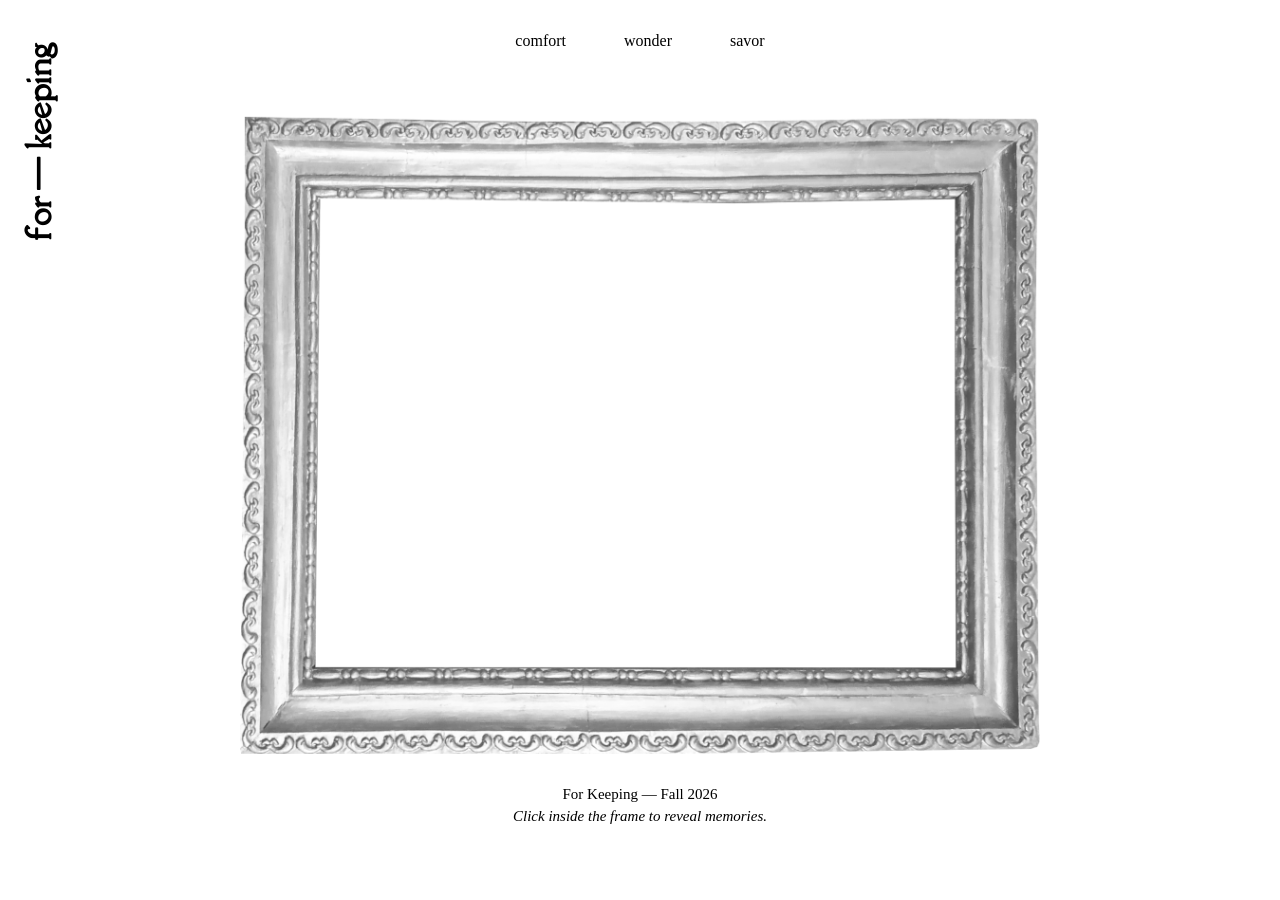
<file: index.html>
<!DOCTYPE html>
<html lang="en">
  <head>
    <meta charset="UTF-8" />
    <meta name="viewport" content="width=device-width, initial-scale=1.0" />

    <!-- title -->
    <title>for keeping</title>

    <!-- Link to CSS -->
    <link rel="stylesheet" href="css/style.css" />

    <!-- JAVASCRIPT FOR HAMBURGER MENU -->
    <script>
      document.addEventListener('DOMContentLoaded', function() {
        var hamburger = document.querySelector('.mobile-menu');
        hamburger.addEventListener('click', toggleShow);
      });

      function toggleShow() {
        var menu = document.getElementById('menu');
        menu.classList.toggle('show');
      }
    </script>
  </head>

  <!-- class="home" identifies the homepage -->
  <body class="home">

    <!-- header wraps the title, hamburger, and nav -->
    <header>

      <h1><a href="index.html">for &mdash; keeping</a></h1>

      <!-- hamburger menu should only show up on iPad and mobile -->
      <span class="mobile-menu">&#8801;</span>

      <nav>
        <!-- id="menu" so that JS can find the menu and add/remove "show" -->
        <ul id="menu">
          <li><a href="comfort.html">comfort</a></li>
          <li><a href="wonder.html">wonder</a></li>
          <li><a href="savor.html">savor</a></li>
        </ul>
      </nav>

    </header>

    <!-- container for the sketch and frame (desktop and iPad only) -->
    <div class="sketch-frame">

      <!-- p5.js sketch -->
      <iframe
        src="https://editor.p5js.org/seumantha/full/aXBNWXtNt"
        width="1000"
        height="800"
        frameborder="0"
        scrolling="no">
      </iframe>

      <!-- picture frame overlay -->
      <img
        src="img/frame.png"
        alt="silver frame"
        class="frame-overlay"
      >

    </div>

    <!-- framed homepage image (mobile only) -->
    <div class="mobile-home-frame">

      <!-- homepage image -->
      <img src="img/mobileHomePageImage.jpg" alt="for keeping - home page" class="homepage-img" />

      <!-- gold frame layered over the homepage image -->
      <img
        src="img/frame.png"
        alt=""
        class="mobile-frame-overlay"/>
    </div>

   <div class="frame-caption">
   <p>
      <span>For Keeping &mdash; Fall 2026</span>
      <span class="desktopTablet" ><em>Click inside the frame to reveal memories.</em> </span>
      <span class="mobile" ><em>Image: Fluffy McCloud's banana split.</em></span>
   </p>
</div>

  </body>
</html>
</file>
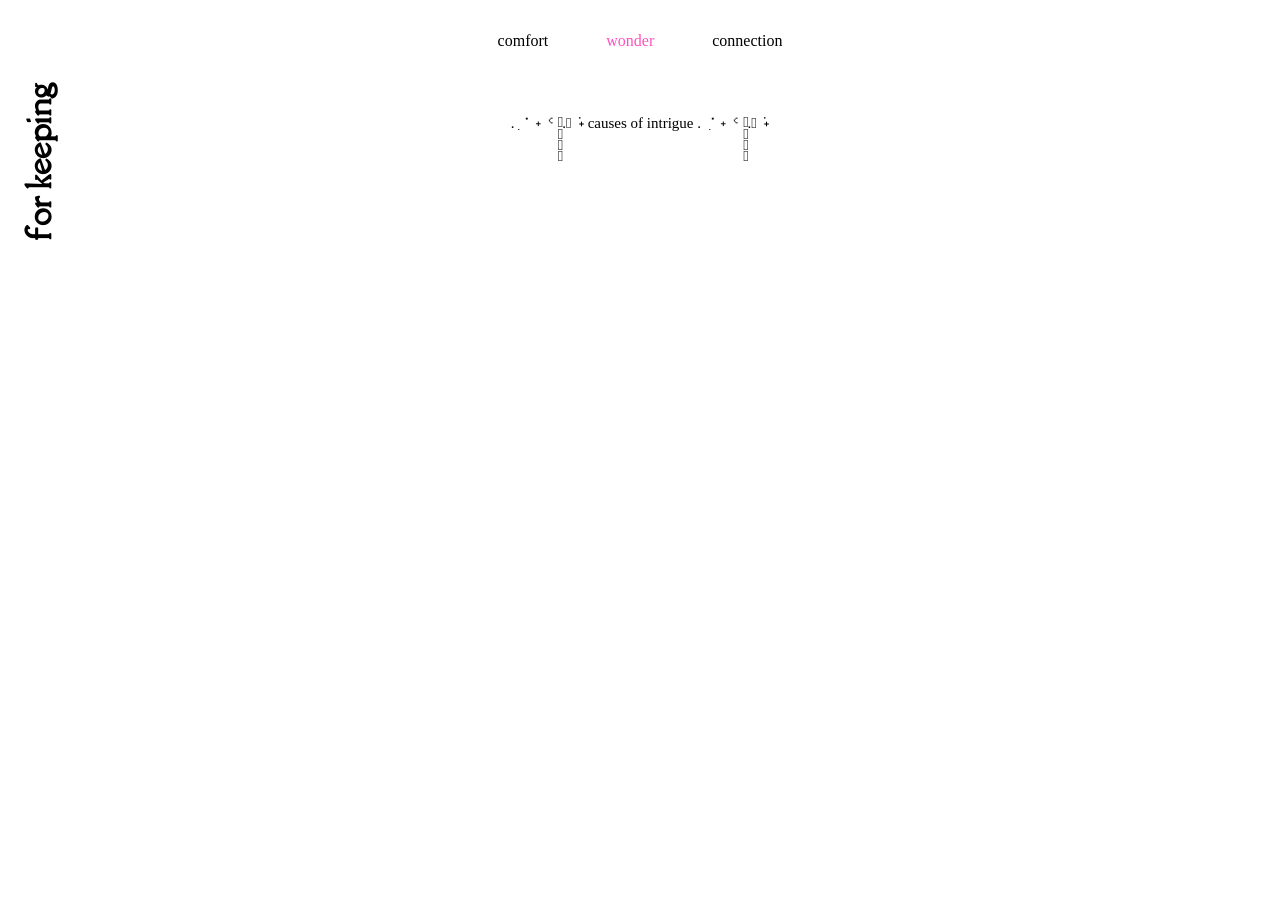
<file: 2 wonder.html>
<!DOCTYPE html>
<html lang="en">
  <head>
    <!-- title -->
    <title>for keeping - wonder</title>

    <!-- Link to CSS -->
    <link rel="stylesheet" href="css/style.css" />

    <meta charset="UTF-8" />
    <meta name="viewport" content="width=device-width, initial-scale=1.0" />

    <!-- JAVASCRIPT FOR HAMBURGER MENU -->
    <script>
      document.addEventListener('DOMContentLoaded', function() {
        var hamburger = document.querySelector('.mobile-menu');
        hamburger.addEventListener('click', toggleShow);
      });

      function toggleShow() {
        var menu = document.getElementById('menu');
        menu.classList.toggle('show');
      }
    </script>
  </head>

  <body>

    <header>
      <h1><a href="index.html">for keeping</a></h1>

      <!-- Hamburger menu for tablet/mobile -->
      <span class="mobile-menu">&#8801;</span>

      <nav>
        <ul id="menu">
          <li><a href="1 comfort.html">comfort</a></li>
          <li><a href="2 wonder.html" class="active">wonder</a></li>
          <li><a href="3 connection.html">connection</a></li>
        </ul>
      </nav>
    </header>

    <main>
      <!-- Wonder content goes here -->

          <!-- Page heading -->
    <h3>   . ִ ་ ˖  ʿ  ִֶָ ׄ.𖥔 ݁ ˖ causes of intrigue   . ִ ་ ˖  ʿ  ִֶָ ׄ.𖥔 ݁ ˖ </h3>
    </main>

  </body>
</html>
</file>
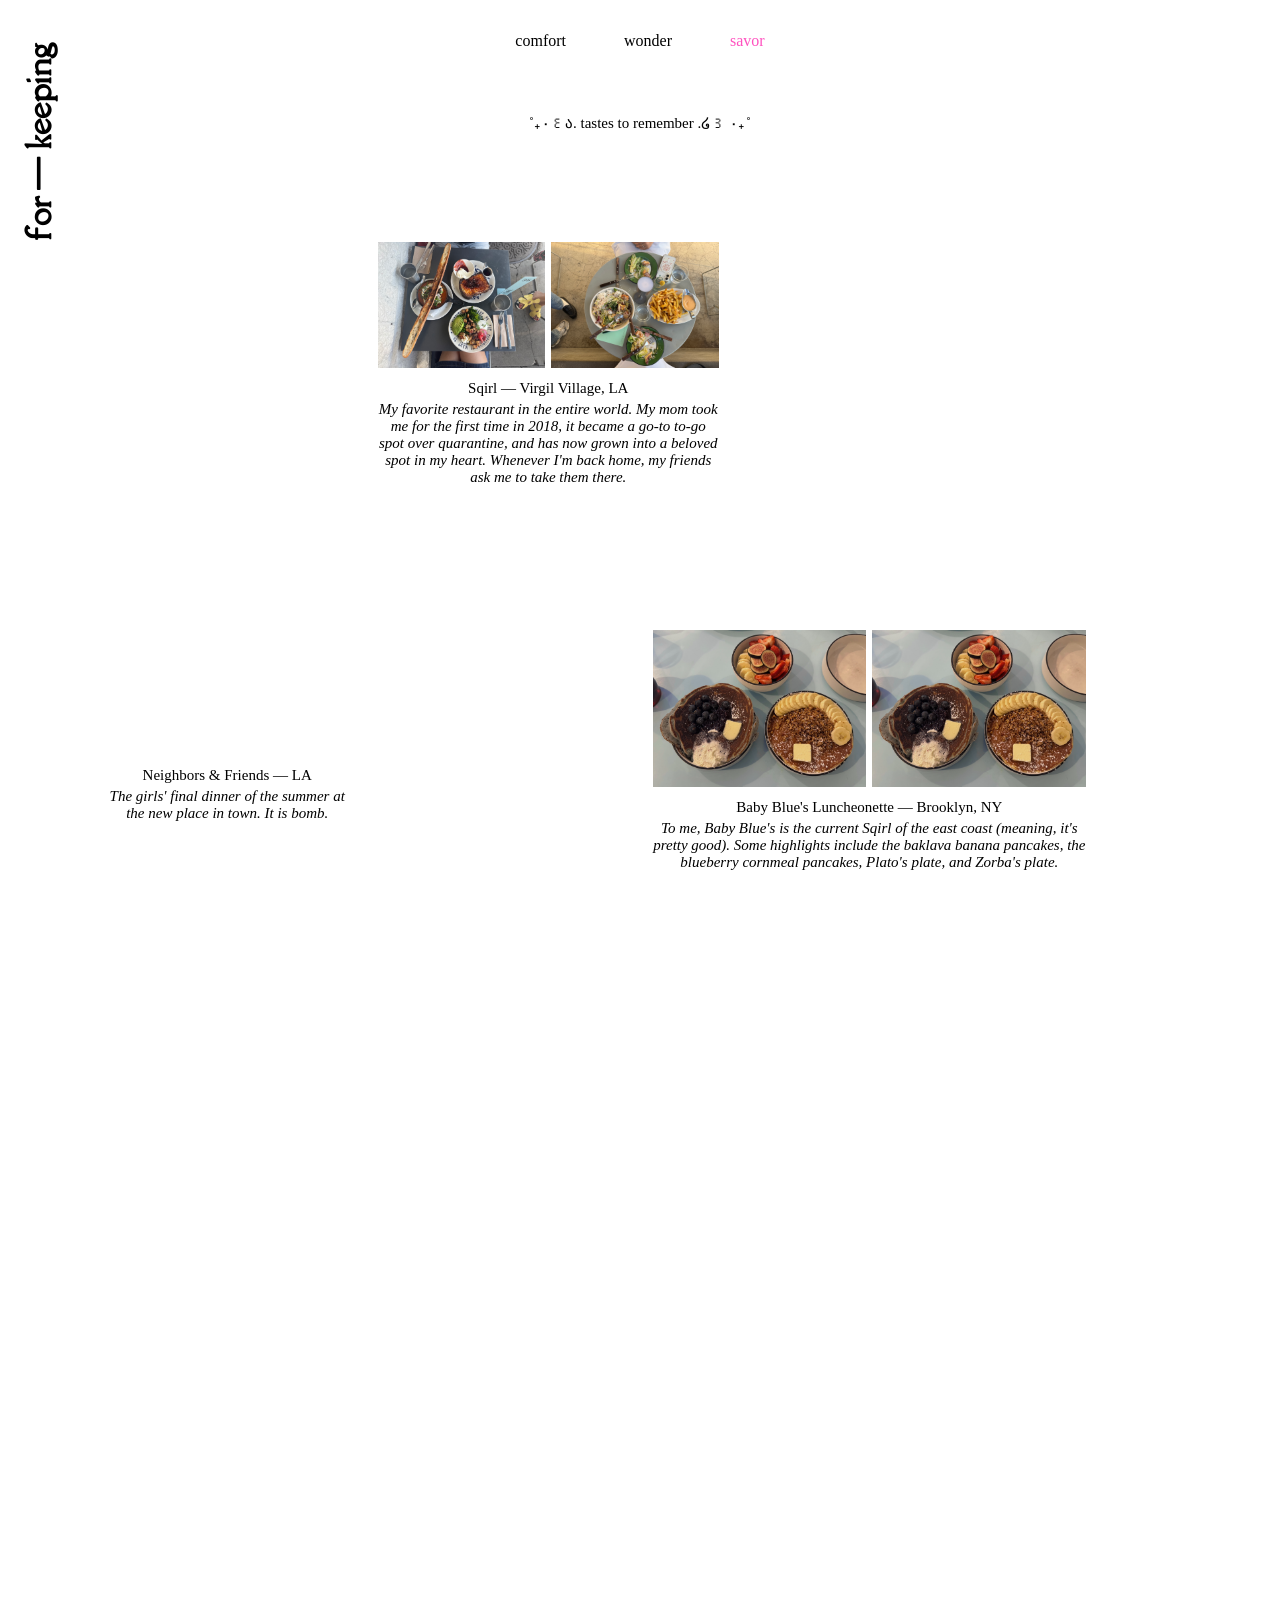
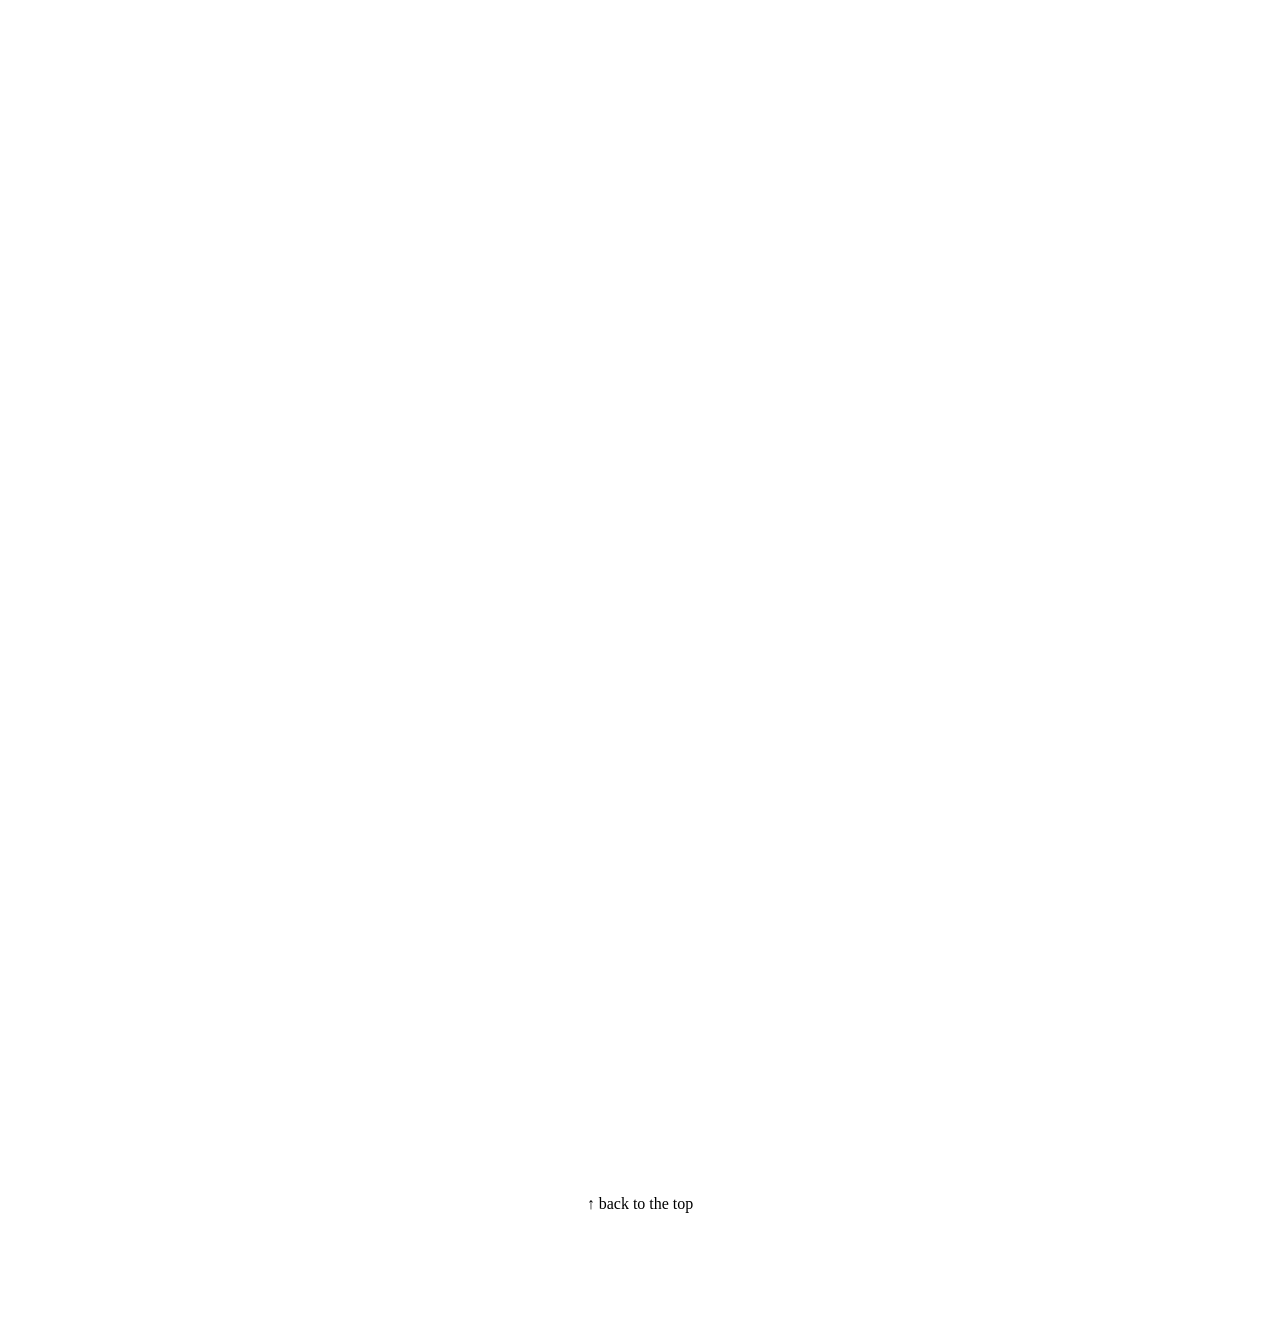
<file: savor.html>
<!DOCTYPE html>
<html lang="en">
  <head>

<link rel="stylesheet" href="css/fade.css" />
<script src="js/fade.js" defer></script>

    <meta charset="UTF-8" />
    <meta name="viewport" content="width=device-width, initial-scale=1.0" />

    <!-- title -->
    <title>for keeping - savor</title>

    <!-- Link to CSS -->
    <link rel="stylesheet" href="css/style.css" />

    <!-- JAVASCRIPT FOR HAMBURGER MENU -->
    <script>
      document.addEventListener('DOMContentLoaded', function() {
        var hamburger = document.querySelector('.mobile-menu');
        hamburger.addEventListener('click', toggleShow);
      });

      function toggleShow() {
        var menu = document.getElementById('menu');
        menu.classList.toggle('show');
      }
    </script>
  </head>

<body id="top">
    <header>
  <!-- Website title links back to the homepage -->
  <h1><a href="index.html">for &mdash; keeping</a></h1>

      <!-- Hamburger menu for tablet/mobile -->
      <span class="mobile-menu">&#8801;</span>

      <nav>
        <ul id="menu">
          <li><a href="comfort.html">comfort</a></li>
          <li><a href="wonder.html">wonder</a></li>
          <li><a href="savor.html" class="active">savor</a></li>
        </ul>
      </nav>
    </header>

    <main>

      <h3>˚₊‧꒰ა. tastes to remember .໒꒱ ‧₊˚</h3>

  <!-- fluffys -->
  <div class="memory fluffys">
    <div class="memory-photos">
      <img src="./img/savor/fluffys.JPG" alt="fluffy's ice cream shop interior" />
      <video autoplay muted loop playsinline>
        <source src="./img/savor/fluffys.mp4" type="video/mp4">
      </video>
    </div>
    <p class="memory-caption">
      <span class="memory-title">Fluffy McCloud's &mdash; Echo Park, LA</span>
      <em>Our go-to ice cream shop &mdash; a banana split when we're all home for break is a must. Recommended flavors include:
        cookies & cream, strawberry swan, rainwater sherbet, thelma vanilla, pistachiyoyoyoyo, & coffee.
      </em>
    </p>
  </div>

  <!-- sqirl -->
   <div class="memory sqirl">
    <div class="memory-photos">
      <img src="./img/savor/SqirlBrunch.JPG" alt="sqirl brunch" />
      <img src="./img/savor/SqirlDinner.JPG" alt="sqirl dinner" />
    </div>
    <p class="memory-caption">
      <span class="memory-title">Sqirl &mdash; Virgil Village, LA</span>
      <em>My favorite restaurant in the entire world. My mom 
        took me for the first time in 2018, it became a go-to to-go 
        spot over quarantine, and has now grown into a beloved spot 
        in my heart. Whenever I'm back home, my friends ask me to take them
        there.
      </em>
    </p>
   </div>

    <div class="memory neighbors">
    <div class="memory-photos">
      <video autoplay muted loop playsinline>
        <source src="./img/savor/neighborsAndFriends.mp4" type="video/mp4">
      </video>
    </div>
        <p class="memory-caption">
      <span class="memory-title">Neighbors & Friends &mdash; LA</span>
      <em>The girls' final dinner of the summer at the new place in town. It is bomb.
      </em>
    </p>
  </div>

   <!-- baby blues -->
    <div class="memory babyblues">
      <div class="memory-photos">
        <img src="./img/savor/babyBluesSweet.jpg" alt="baby blue's pancakes" />
        <img src="./img/savor/babyBluesSweet.jpg" alt="baby blue's greek plates" />
      </div>
      <p class="memory-caption">
        <span class="memory-title">Baby Blue's Luncheonette &mdash; Brooklyn, NY</span>
        <em>To me, Baby Blue's is the current Sqirl of the east coast (meaning, it's 
          pretty good). Some highlights include the baklava banana pancakes, the 
          blueberry cornmeal pancakes, Plato's plate, and Zorba's plate.</em>
      </p>
    </div>

    <!-- commerce inn -->
     <div class="memory commerceInn">
      <div class="memory-photos">
        <img src="./img/savor/commerceInnOne.JPG" alt="the most perfect pancake" />
        <img src="./img/savor/commerceInnDinner.JPG" alt="dinner table" />
        <img src="./img/savor/commerceInnDessert.JPG" alt="dessert table" />
      </div>
      <p class="memory-caption">
        <span class="memory-title">Commerce Inn &mdash; West Village, NY</span>
        <em>My family and I went here twice in one day the first time 
          we tried it...that's how good it was. Their pancakses are dare I 
          say some of the best in the city, and their evening service lives up to that 
          statement as well.
        </em>
      </p>
     </div>

     <!-- la cantine -->
      <div class="memory lacantine">
        <div class="memory-photos">
          <img src="./img/savor/laCantine.JPG" alt="dinner table" />
          <img src="./img/savor/laCantineKaiya.JPG" alt="kaiya at dinner" />
        </div>
        <p class="memory-caption">
          <span class="memory-title">La Cantine &mdash; Bushwick</span>
          <em>Kaiya and I found this place via Instagram. They post their 
            menu on social media almost daily, so you have to act quick. What 
            initially got us hooked was their many rotating variations of 
            tiramisu &mdash; our favorite so far might be the earl grey and lemon version.
          </em>
        </p>
      </div>

<!-- gem home -->
 <div class="memory gemHome">
  <div class="memory-photos">
    <img src="./img/savor/GemHome1.JPG" alt="breakfast plate" />
    <img src="./img/savor/GemHome2.JPG" alt="a seat by the window" />
  </div>
  <p class="memory-caption">Gem Home &mdash; Nolita, NY</p>
  <em>Scandinavian cafe in lower Manhattan; also the first place I found 
    Sqirl jam in the city. It holds a dear place in my heart for that reason, 
    though the prices are a bit egregious.
  </em>
 </div>


    </main>
<a href="#top" class="back-to-top">↑ back to the top</a>
  </body>
</html>
</file>
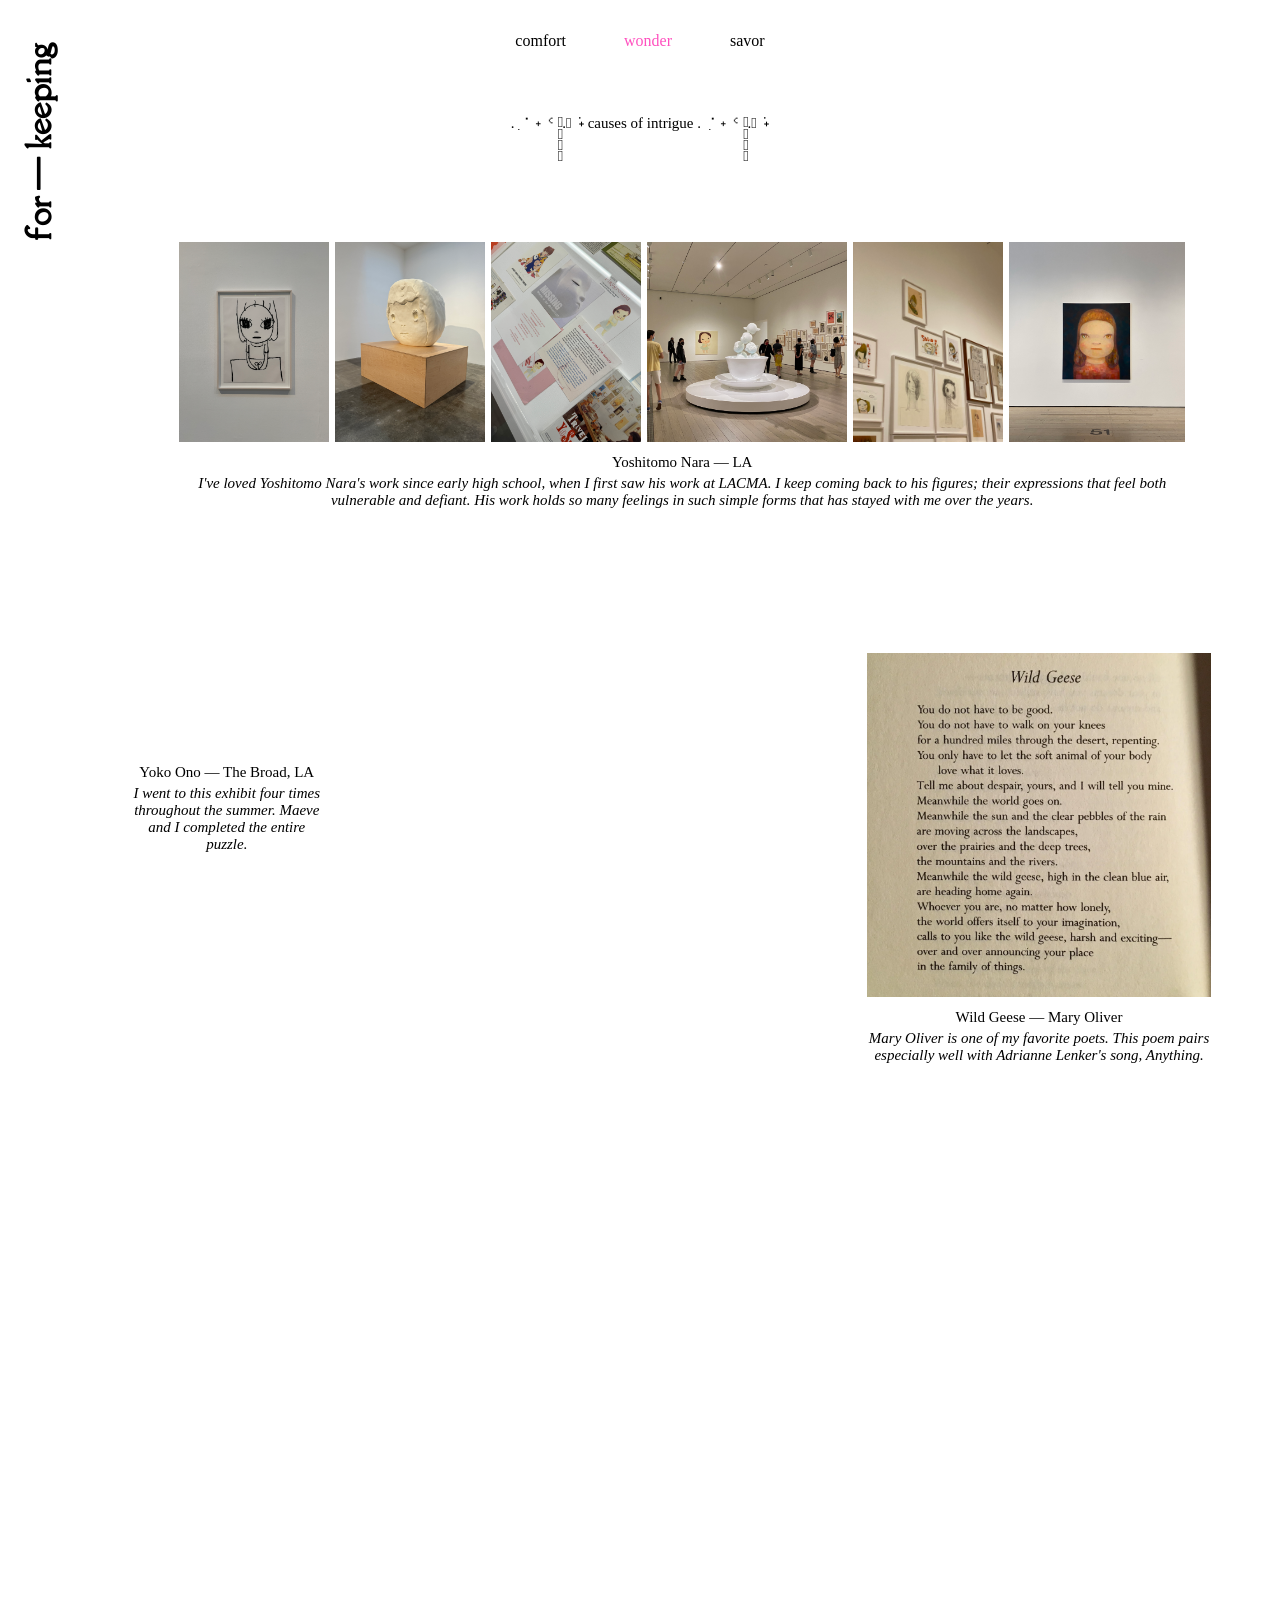
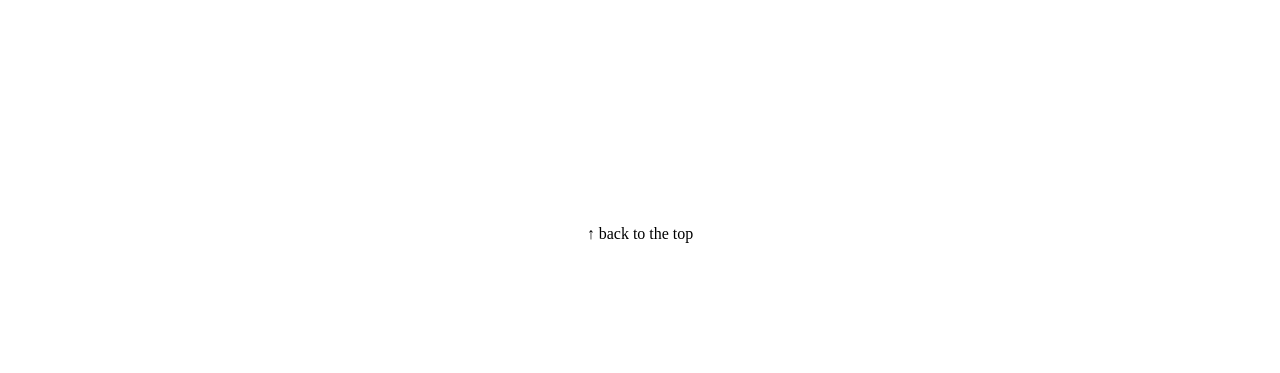
<file: wonder.html>
<!DOCTYPE html>
<html lang="en">
  <head>

    <link rel="stylesheet" href="css/fade.css" />
    <script src="js/fade.js" defer></script>

    <meta charset="UTF-8" />
    <meta name="viewport" content="width=device-width, initial-scale=1.0" />

    <!-- title -->
    <title>for keeping - wonder</title>

    <!-- Link to CSS -->
    <link rel="stylesheet" href="css/style.css" />

    <!-- JAVASCRIPT FOR HAMBURGER MENU -->
    <script>
      document.addEventListener('DOMContentLoaded', function() {
        var hamburger = document.querySelector('.mobile-menu');
        hamburger.addEventListener('click', toggleShow);
      });

      function toggleShow() {
        var menu = document.getElementById('menu');
        menu.classList.toggle('show');
      }
    </script>



  </head>

<body id="top">

    <header>
      <!-- Website title links back to the homepage -->
      <h1><a href="index.html">for &mdash; keeping</a></h1>

      <!-- Hamburger menu for tablet/mobile -->
      <span class="mobile-menu">&#8801;</span>

      <nav>
        <ul id="menu">
          <li><a href="comfort.html">comfort</a></li>
          <li><a href="wonder.html" class="active">wonder</a></li>
          <li><a href="savor.html">savor</a></li>
        </ul>
      </nav>
    </header>

    <main>
      <!-- Page heading -->
      <h3>. ִ ་ ˖ ʿ ִֶָ ׄ.𖥔 ݁ ˖ causes of intrigue . ִ ་ ˖ ʿ ִֶָ ׄ.𖥔 ݁ ˖</h3>

      <!-- Wonder content goes here -->

      <!-- nara -->
      <div class="memory nara">
        <div class="memory-photos">
          <img src="./img/wonder/nara1.JPG" alt="nara sketch" />
          <img src="./img/wonder/nara2.JPG" alt="" />
          <img src="./img/wonder/nara3.JPG" alt="" />
          <img src="./img/wonder/nara4.jpg" alt="" />
          <img src="./img/wonder/nara5.JPG" alt="" />
          <img src="./img/wonder/nara6.jpg" alt="" />
        </div>
        <p class="memory-caption">
          <span class="memory-title">Yoshitomo Nara &mdash; LA</span>
          <em>I've loved Yoshitomo Nara's work since early high school, 
            when I first saw his work at LACMA. 
            I keep coming back to his figures; their expressions that feel both vulnerable and defiant. 
            His work holds so many feelings in such simple forms that has stayed with me over the years.
          </em>
        </p>
      </div>

            <!-- wild geese -->
      <div class="memory geese">
        <div class="memory-photos">
          <img src="./img/wonder/wildgeese.webp" alt="wild geese" />
        </div>
        <p class="memory-caption">
          <span class="memory-title">Wild Geese &mdash; Mary Oliver</span>
          <em>Mary Oliver is one of my favorite poets. This poem pairs 
            especially well with Adrianne Lenker's song, Anything.
          </em>
        </p>
      </div>

        <!-- yoko -->
  <div class="memory yoko">
    <div class="memory-photos">
<video autoplay muted loop playsinline>
  <source src="./img/wonder/yoko.mp4" type="video/mp4" />
</video>
    </div>
    <p class="memory-caption">
      <span class="memory-title">Yoko Ono &mdash; The Broad, LA</span>
      <em>I went to this exhibit four times throughout the summer. Maeve 
        and I completed the entire puzzle.
      </em>
    </p>
  </div>



      <!-- stephenson  -->

     <div class="memory stephenson">
        <div class="memory-photos">
          <img src="./img/wonder/stephenson.jpg" alt="nara sketch" />
          <img src="./img/wonder/stephenson2.JPG" alt="" />
          <img src="./img/wonder/stephenson3.jpg" alt="" />
        </div>
        <p class="memory-caption">
          <span class="memory-title">Meghann Stephenson &mdash; NYC</span>
          <em>Meghann Stephenson recently exhibited her work in a small gallery next to 
            the place I lived last year. It's sweet to discover an artist's work in a space 
            so close to somewhere I already knew so well. Some of these photos were taken by
             my friend Avery.</em>
        </p>
      </div>

      <div class="memory moma">
        <div class="memory-photos">
<video autoplay muted loop playsinline>
  <source src="./img/wonder/moma.mp4" type="video/mp4" />
</video>
    </div>
    <p class="memory-caption">
      <span class="memory-title">Empire (2014) &mdash; MoMA, NYC</span>
      <em>A beautiful omage to the city. This piece was created by pseudonym artist 
        Lutz Bacher.
      </em>
    </p>
  </div>






      <!-- good will hunting,  -->
      <!-- little women -->
      <!-- yoshitomo nara -->
      <!-- suea -->
      <!-- mary oliver poem -->
    </main>


    <a href="#top" class="back-to-top">↑ back to the top</a>
  </body>
</html>
</file>
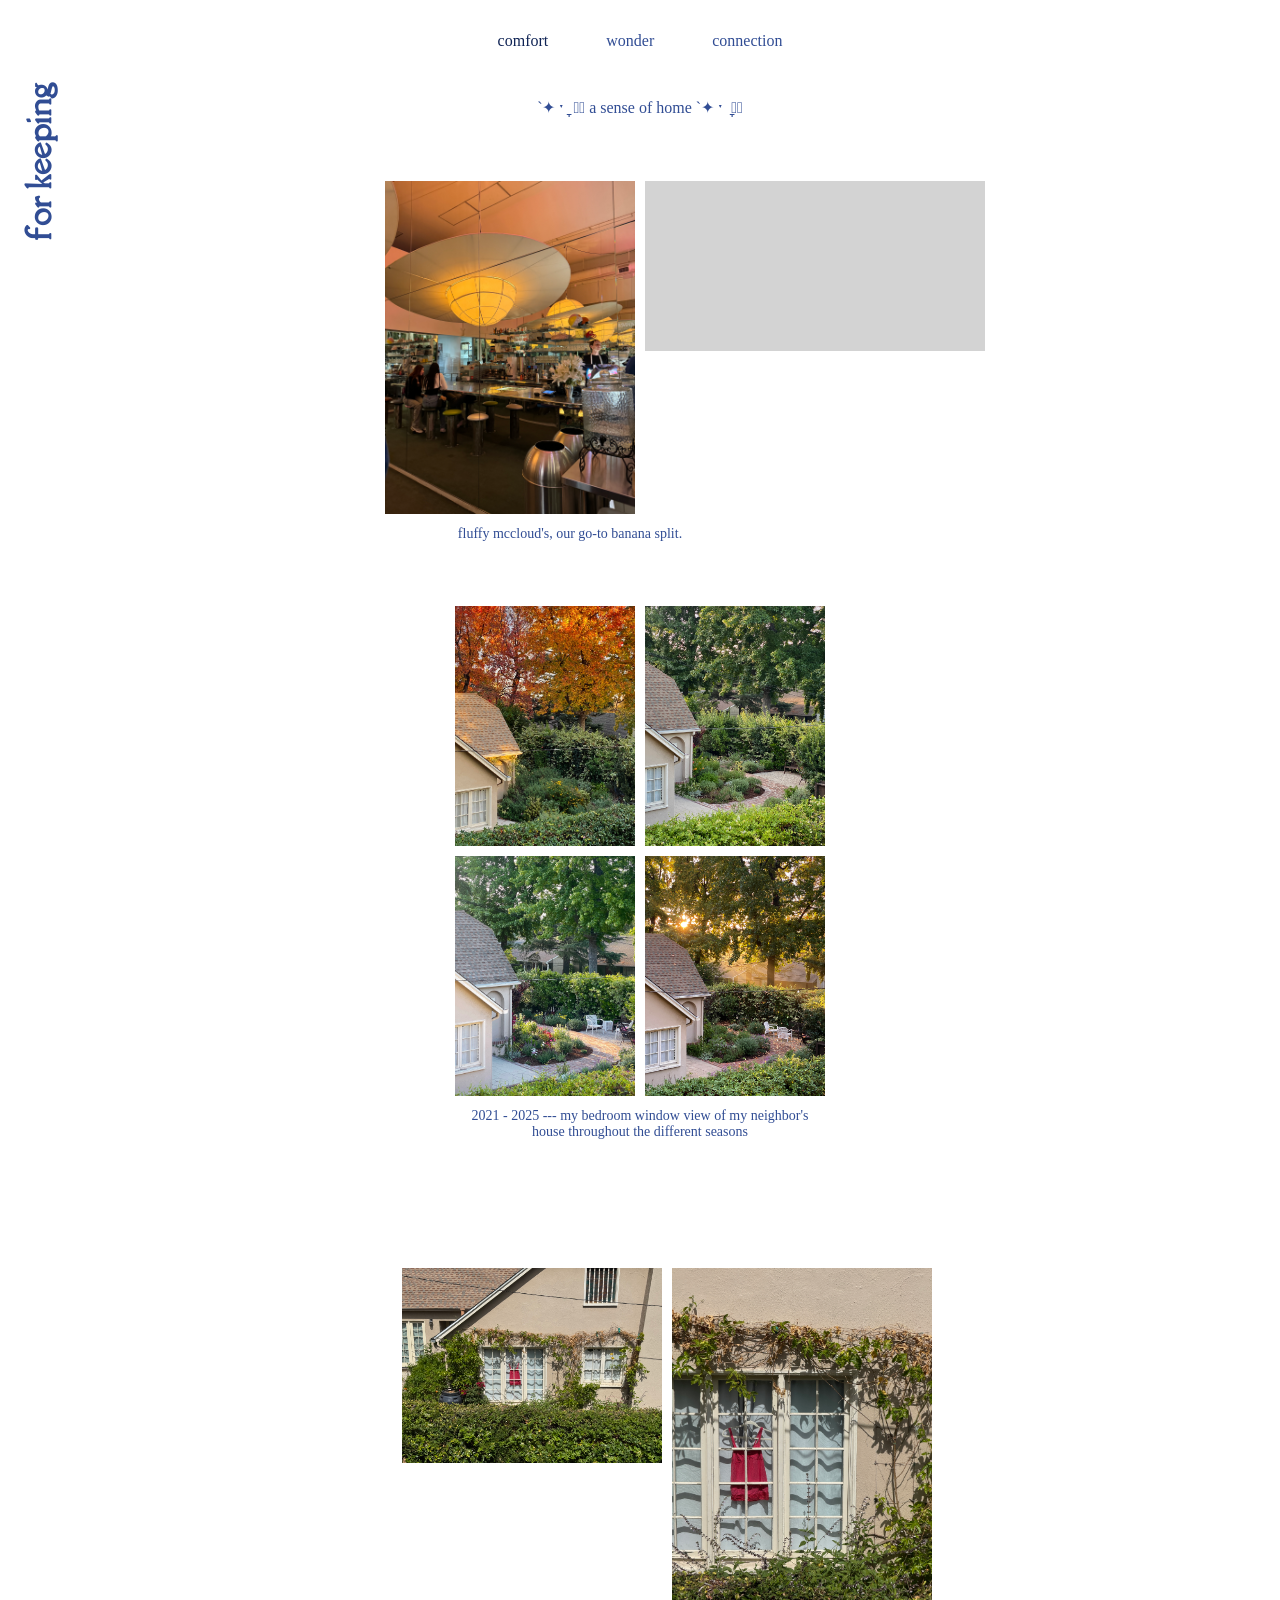
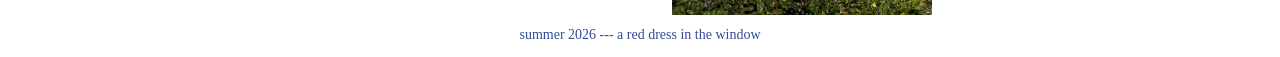
<file: Midterm/1 comfort.html>
<!DOCTYPE html>
<html lang="en">
  <head>
    <!-- title -->
    <title>for keeping - comfort</title>

    <!-- Link to CSS -->
    <link rel="stylesheet" href="css/style.css" />

    <meta charset="UTF-8" />
    <meta name="viewport" content="width=device-width, initial-scale=1.0" />

    <!-- JAVASCRIPT FOR HAMBURGER MENU -->
    <script>
      document.addEventListener('DOMContentLoaded', function() {
        var hamburger = document.querySelector('.mobile-menu');
        hamburger.addEventListener('click', toggleShow);
      });

      function toggleShow() {
        var menu = document.getElementById('menu');
        menu.classList.toggle('show');
      }
    </script>
    
  </head>

  <body>

    <header>
      <!-- Website title links back to the homepage -->
      <h1><a href="index.html">for keeping</a></h1>

      <!-- Hamburger menu for tablet/mobile -->
      <span class="mobile-menu">&#8801;</span>

      <nav>
        <ul id="menu">
          <li><a href="1 comfort.html" class="active">comfort</a></li>
          <li><a href="2 wonder.html">wonder</a></li>
          <li><a href="3 connection.html">connection</a></li>
        </ul>
      </nav>
    </header>

 <main>
    <!-- Page heading -->
    <h3> `✦ ˑ ִֶָ 𓂃⊹ a sense of home `✦ ˑ ִֶָ 𓂃⊹ </h3>

<!-- fluffys -->
<div class="fluffys-group">
  <div class="fluffys-photos">
    <img src="./img/comfort/fluffys.JPG" alt="fluffy's ice cream shop interior" />

<video autoplay muted loop playsinline >
  <source src="./img/comfort/fluffys.mp4" type="video/mp4">
</video>
  </div>
  <p class="fluffys-caption">fluffy mccloud's, our go-to banana split.</p>
</div>

<!-- different seasons -->
<div class="neighbor-group">
   <div class="neighbor-photos">
      <img src="./img/comfort/autumnNeighbors.jpg" alt="Neighbors in autumn" />
      <img src="./img/comfort/springNeighbors.JPG" alt="Neighbors in spring" />
      <img src="./img/comfort/summerNeighbors.jpg" alt="Neighbors in summer" />
      <img src="./img/comfort/sunriseNeighbors.JPG" alt="Neighbors at sunrise" />
   </div>
   <p class="neighbor-caption">2021 - 2025 --- my bedroom window view of my neighbor's house throughout the different seasons</p>
</div>

<!-- window dress -->
<div class="window-dress-group">
  <div class="window-dress">
    <img src="./img/comfort/summerNeighborsWindow.JPG" alt="A dress in the window" />
    <img src="./img/comfort/summerNeighborsWindowClose.JPG" alt="Window dress, closer up" />
   </div>
   <p class="window-dress-caption">summer 2026 --- a red dress in the window</p>
</div>




    <!-- Additional photographs can be placed around the page here -->

  </main>

</body>
</html>
</file>
<file: css/style.css>
@import url('https://fonts.googleapis.com/css2?family=Della+Respira&display=swap');

:root {
   --ink: #000000;
   --logoink: #000000;
   --paper: #fff;
   --accent: #ff51bf;
   --radius: rgb(229, 171, 185);
   --speed: 0.18s;
   --logofont: 'Della Respira', serif;
   --regfont: 'Times New Roman', serif;
}

* {
   box-sizing: border-box;
}

body {
   font-family: var(--regfont);
   color: var(--ink);
   background: var(--paper);
   margin: 0;
}


/* allows h1 and hamburger to be positioned
relative to the header */
header {
   position: relative;
}


h1 {
   font-family: var(--logofont);
   color: var(--logoink);
   position: absolute;
   top: 15rem;
   left: 1rem;
   transform: rotate(-90deg);
   transform-origin: left top;
   margin: 0;
}

h1 a {
   color: var(--ink);
   text-decoration: none;
}

h1 a:hover {
   color: var(--accent);
}

nav {
   position: relative;
   z-index: 10;
   display: flex;
   justify-content: center;
}

nav ul {
   display: flex;
   flex-direction: row;
   justify-content: center;
   align-items: center;
   gap: 10px;
   list-style-type: none;
   margin: 0;
   padding: 1rem 0;
}

nav li {
   margin: 0;
}


nav a {
   display: block;
   padding: 1rem 1.5rem;
   color: var(--ink);
   text-decoration: none;
   transition: background-color 0.25s ease;
}

nav li a:hover {
   color: var(--accent);
}


nav a.active {
   color: var(--accent);
}


/* container for the sketch and frame */
.sketch-frame {
   position: relative;
   width: 800px;
   height: 640px;
   max-width: 90%;
   margin: 2rem auto;
}

/* p5.js sketch */
.sketch-frame iframe {
   position: absolute;
   top: 50%;
   left: 50%;
   transform: translate(-50%, -50%);

   width: 95%;
   height: 95%;
   border: none;
   display: block;
}

/* picture frame layered over the sketch */
.frame-overlay {
   position: absolute;
   top: 0;
   left: 0;
   width: 100%;
   height: 100%;

   /* temporarily make frame see-through */
   /* opacity: 0.2; */

   pointer-events: none;
}

/* frame around the mobile homepage image */
.mobile-home-frame {
   display: none;
}

.mobile-menu {
   display: none;
}

/* ---------- FRAME CAPTION ---------- */
.frame-caption {
   text-align: center;
   font-family: var(--regfont);
   font-size: 15px;
   color: var(--ink);
   margin: 1rem auto 0;
}

.frame-caption p {
   margin: 0;
}

.frame-caption span {
   display: block;
   margin-bottom: 5px;
}

.frame-caption em {
   display: block;
   font-style: italic;
}

.frame-caption span:hover {
   color: var(--accent);
}

.frame-caption em:hover {
   color: var(--accent);
}

/* Show desktop/tablet caption by default */
.frame-caption .desktopTablet {
   display: block;
}

.frame-caption .mobile {
   display: none;
}

/* Hide the homepage image by default */
.homepage-img {
   display: none;
}


/* ---------- SHARED PAGE LAYOUT ---------- */

/* main is a 12-column grid. the row-gap controls vertical spacing. */
main {
   display: grid;
   grid-template-columns: repeat(12, 1fr);
   column-gap: 2vw;
   row-gap: 16vh;
   align-items: start;
   padding: 1rem 4vw 30vh 8vw;   /* extra left room for the rotated title */
}

/* page heading spans the full width */
main h3 {
   position: absolute;
   left: 50%;
   transform: translateX(-50%);
   width: 100%;
   text-align: center;
   font-family: var(--regfont);
   font-weight: normal;
   color: var(--ink);
   font-size: 15px;
   margin: 1rem 0 0;
}

/* a single memory = a group of photos + a caption, treated as one unit */
.memory {
   margin: 0;
}

/* photos sit side by side in one row */
.memory-photos {
   display: flex;
   gap: 6px;
   align-items: flex-start;
}

/* each photo shares the row equally and keeps its own proportions */
.memory-photos img,
.memory-photos video {
   flex: 1 1 0;
   min-width: 0;
   width: 100%;
   height: auto;
   display: block;
   dynamic-range-limit: standard;
}

.memory-caption {
   width: 100%;
   margin: 12px 0 0;
   font-size: 15px;
   text-align: center;
}

.memory-caption span:hover {
   color: var(--accent);
}

.memory-title {
   display: block;
   font-size: inherit;
   color: inherit;
   opacity: 1;
   margin-bottom: 4px;
}

.back-to-top {
  display: block;
  width: fit-content;
  margin: 60px auto 130px;
  color: #000000;
  font-family: "Times New Roman", serif;
  font-size: 16px;
  text-decoration: none;
  transition: opacity 0.2s ease;
}

.back-to-top:hover {
  opacity: 0.6;
}

html {
  scroll-behavior: smooth;
}


/* ---------- COMFORT PAGE ---------- */

.apartment {
   grid-row: 2;
   grid-column: 1 / span 4;
}

.bkHeights {
   grid-row: 2;
   grid-column: 8 / span 3;
}

.party {
   grid-row: 3;
   grid-column: 7 / span 4;
}

.arroyo {
   grid-row: 4;
   grid-column: 2 / span 4;
}

.farm {
   grid-row: 4;
   grid-column: 9 / span 3;
}

.redlight {
   grid-row: 5;
   grid-column: 6 /span 3;
}

.pv {
   grid-row: 6;
   grid-column: 2 / span 3;
}

.different-seasons {
   grid-row: 6;
   grid-column: 8 / span 5;
}

.getty {
   grid-row: 7;
   grid-column: 5 / span 4;
}

.window-dress {
   grid-row: 8;
   grid-column: 6 / span 4;
}


/* ---------- WONDER PAGE ---------- */

.nara {
   grid-row: 2;
   grid-column: 4 / span 6;
   justify-self: start;
   width: max-content;
   max-width: none;
}

.nara .memory-photos {
   display: flex;
   width: max-content;
   align-items: flex-start;
   gap: 6px;
}

.nara .memory-photos img {
   flex: 0 0 auto;
   width: auto;
   height: 200px;
   max-width: none;
}

.nara .memory-caption {
   width: 1006px;
   max-width: 100%;
   min-width: 0;
   margin: 12px 0 0;
   overflow-wrap: break-word;
}

.yoko {
   grid-row: 3;
   grid-column: 2 / span 3;
}


.geese {
   grid-row: 3;
   grid-column: 8 / span 3;
}

.stephenson {
   grid-row: 4;
   grid-column: 2 / span 4;
   justify-self: start;
   display: inline-grid;
   grid-template-columns: max-content;
   width: fit-content;
   max-width: none;
}

.stephenson .memory-photos {
   display: flex;
   width: max-content;
   grid-column: 1;
   align-items: flex-start;
   gap: 6px;
}

.stephenson .memory-photos img {
   flex: 0 0 auto;
   width: auto;
   height: 220px;
   max-width: none;
}

.stephenson .memory-caption {
   grid-column: 1;
   width: 792px;
   max-width: 100%;
   min-width: 0;
   margin: 12px 0 0;
   overflow-wrap: break-word;
}

.moma {
   grid-row: 4;
   grid-column: 9 /span 2;
}



/* ---------- SAVOR PAGE ---------- */

.sqirl {
   grid-row: 2;
   grid-column: 4 / span 4;
}

.neighbors {
   grid-row: 3;
   grid-column: 1 / span 3;
}

.babyblues {
   grid-row: 3;
   grid-column: 7 / span 5;
}


.fluffys {
   grid-row: 4;
   grid-column: 4 / span 4;
}

.fluffys .memory-photos {
   align-items: flex-end;
}

.fluffys .memory-photos img {
   flex: 0 0 45%;
}

.fluffys .memory-photos video {
   flex: 0 0 57.5%;
}

.commerceInn {
   grid-row: 5;
   grid-column: 7 / span 8;
}

.lacantine {
   grid-row: 6;
   grid-column: 4 / span 4;
}

.lacantine .memory-photos {
   display: flex;
   align-items: flex-start;
   gap: 6px;
}

.lacantine .memory-photos img {
   flex: 0 1 auto;
   width: auto;
   height: 220px;
   max-width: 100%;
   object-fit: contain;
}

.gemHome {
   grid-row: 7;
   grid-column: 1 / span 5;
}




/* ---------- MEDIA QUERIES ---------- */

/* ---------- IPAD / TABLET ---------- */
@media screen and (min-width: 768px) and (max-width: 1024px) {

   header {
      flex-direction: column;
      justify-content: center;
      align-items: stretch;
      text-align: center;
      padding: 0;
   }

   /* Keep the title at the top of the page */
   h1 {
      position: relative;
      top: auto;
      left: auto;
      transform: none;
      text-align: center;
      margin: 1rem 0;
   }

   /* Hamburger menu */
   .mobile-menu {
      display: block;
      font-size: 3rem;
      color: var(--ink);
      position: absolute;
      top: 0.5rem;
      left: 1rem;
      cursor: pointer;
   }

   /* Navigation dropdown */
   nav ul {
      flex-direction: column;
      align-items: flex-start;
      position: absolute;
      top: 0;
      left: 1rem;
      width: 180px;
      background-color: white;
      padding: 0.5rem;
      border-radius: 0;
      z-index: 20;
      opacity: 0;
      visibility: hidden;
      pointer-events: none;
      transition: opacity 0.2s ease, visibility 0.2s ease;
   }

   nav ul.show {
      opacity: 1;
      visibility: visible;
      pointer-events: auto;
   }

   nav ul li {
      width: 100%;
      text-align: left;
   }

   nav ul li a {
      padding: 0.7rem 1rem;
   }

   nav {
      width: 100%;
   }

   nav li {
      width: 100%;
   }

   /* resize the homepage sketch */
   .sketch-frame {
      width: 600px;
      height: 480px;
      max-width: 90%;
   }

   .sketch-frame iframe {
      width: 83%;
      height: 83%;
      top: 44%;
   }

   /* keep the memories in a grid */
   main {
      display: grid;
      grid-template-columns: repeat(12, minmax(0, 1fr));
      column-gap: 1.5vw;
      row-gap: 12vh;
      padding: 1rem 4vw 25vh;
      align-items: start;
   }

   main h3 {
      width: calc(100% + 8vw);
      margin-left: -4vw;
   }

   /* Let each memory fit inside its grid columns */
   .memory {
      min-width: 0;
      max-width: 100%;
   }

   /* Keep photos and videos within their memory containers */
   .memory-photos {
      display: flex;
      width: 100%;
      min-width: 0;
      gap: 4px;
      align-items: flex-start;
   }

   .memory-photos img,
   .memory-photos video {
      flex: 1 1 0;
      min-width: 0;
      max-width: 100%;
      width: 0;
      height: auto;
      display: block;
   }

   /* scale captions with the screen width */
   .memory-caption {
      width: 100%;
      max-width: 100%;
      min-width: 0;
      font-size: clamp(12px, 1.3vw, 14px);
      line-height: 1.35;
      margin-top: 10px;
      overflow-wrap: break-word;
   }

   .memory-title {
      font-size: inherit;
   }

   /* nara: remove the desktop fixed image height and caption width */
   .nara {
      width: 100%;
      max-width: 100%;
   }

   .nara .memory-photos {
      width: 100%;
      max-width: 100%;
   }

   .nara .memory-photos img {
      flex: 1 1 0;
      width: 0;
      height: auto;
      min-width: 0;
      max-width: 100%;
   }

   .nara .memory-caption {
      width: 100%;
      max-width: 100%;
      min-width: 0;
   }

   /* stephenson: remove the desktop fixed image height and caption width */
   .stephenson {
      display: block;
      width: 100%;
      max-width: 100%;
      min-width: 0;
   }

   .stephenson .memory-photos {
      display: flex;
      width: 100%;
      max-width: 100%;
   }

   .stephenson .memory-photos img {
      flex: 1 1 0;
      width: 0;
      height: auto;
      min-width: 0;
      max-width: 100%;
   }

   .stephenson .memory-caption {
      width: 100%;
      max-width: 100%;
      min-width: 0;
   }

   /* Keep the food memory's images and video within its columns */
   .fluffys .memory-photos img,
   .fluffys .memory-photos video {
      flex: 1 1 0;
      width: 0;
      min-width: 0;
      max-width: 100%;
      height: auto;
   }

   /* Allow the La Cantine images to scale down */
   .lacantine .memory-photos img {
      flex: 1 1 0;
      width: 0;
      height: auto;
      min-width: 0;
      max-width: 100%;
   }

   /* Prevent this memory from extending beyond the grid */
   .commerceInn {
      grid-column: 7 / span 6;
   }
}


/* ---------- MOBILE ---------- */
@media screen and (max-width: 767px) {

   /* Center the header and title */
   header {
      position: relative;
      z-index: 10;
      flex-direction: column;
      justify-content: center;
      align-items: stretch;
      text-align: center;
      padding: 0;
   }

   h1 {
      position: relative;
      top: auto;
      left: auto;
      transform: none;
      text-align: center;
      margin: 1rem 0;
   }

   /* Hamburger menu */
   .mobile-menu {
      display: block;
      font-size: 3rem;
      color: var(--ink);
      position: absolute;
      top: 0.5rem;
      left: 1rem;
      cursor: pointer;
   }

   /* navigation dropdown */
   nav ul {
      flex-direction: column;
      align-items: flex-start;
      position: absolute;
      top: 0;
      left: 1rem;
      width: 180px;
      background-color: white;
      padding: 0.5rem;
      z-index: 100;
      opacity: 0;
      visibility: hidden;
      pointer-events: none;
      transition: opacity 0.2s ease, visibility 0.2s ease;
   }

   nav ul.show {
      opacity: 1;
      visibility: visible;
      pointer-events: auto;
   }

   nav ul li {
      width: 100%;
      text-align: left;
   }

   nav ul li a {
      padding: 0.7rem 1rem;
   }

   nav {
      width: 100%;
   }

   nav li {
      width: 100%;
   }

   /* Homepage */
   .mobile-home-frame {
      display: block;
      position: relative;
      width: 60%;
      max-width: 420px;
      margin: 7rem auto 2rem;
   }

   .mobile-frame-overlay {
      display: block;
      position: relative;
      width: 100%;
      height: auto;
      z-index: 2;
      pointer-events: none;
   }

   .homepage-img {
      display: block;
      position: absolute;
      width: 82%;
      height: auto;
      top: 50%;
      left: 50%;
      transform: translate(-50%, -50%);
      z-index: 1;
   }

   /* Hide desktop/tablet wording */
   .frame-caption .desktopTablet {
      display: none;
   }

   /* Show mobile wording */
   .frame-caption .mobile {
      display: block;
   }

   /* Optional: slightly smaller caption on mobile */
   .frame-caption {
      font-size: 13px;
   }

   .sketch-frame {
      display: none;
   }

   /* stack every memory in one centered column */
   main {
      display: flex;
      flex-direction: column;
      align-items: center;
      gap: 12vh;
      padding: 1rem 0 15vh;
      width: 100%;
   }

   main h3 {
      position: absolute;
      top: 6rem;
      left: 50%;
      transform: translateX(-50%);
      width: 100%;
      margin: 0;
      padding: 0 5vw;
   }

   main .memory:first-of-type {
      margin-top: 8rem;
   }

   /* Each memory is on its own row */
   .memory {
      display: block;
      width: 85%;
      max-width: 420px;
      min-width: 0;
      margin: 0;
   }

   /* Keep each memory's images and videos together */
   .memory-photos {
      display: flex;
      width: 100%;
      max-width: 100%;
      min-width: 0;
      gap: 4px;
      align-items: flex-start;
   }

   .memory-photos img,
   .memory-photos video {
      flex: 1 1 0;
      width: 0;
      height: auto;
      min-width: 0;
      max-width: 100%;
      display: block;
   }

   /* Captions scale with the available space */
   .memory-caption {
      width: 100%;
      max-width: 100%;
      min-width: 0;
      font-size: clamp(13px, 3.5vw, 15px);
      line-height: 1.4;
      margin: 10px 0 0;
      text-align: center;
      overflow-wrap: break-word;
   }

   .memory-title {
      font-size: inherit;
   }

   /* Reset desktop-specific positioning and sizing */
   .nara,
   .stephenson {
      display: block;
      width: 85%;
      max-width: 420px;
      min-width: 0;
   }

   .nara .memory-photos,
   .stephenson .memory-photos {
      display: flex;
      width: 100%;
      max-width: 100%;
   }

   .nara .memory-photos img,
   .stephenson .memory-photos img {
      flex: 1 1 0;
      width: 0;
      height: auto;
      min-width: 0;
      max-width: 100%;
   }

   .nara .memory-caption,
   .stephenson .memory-caption {
      width: 100%;
      max-width: 100%;
      min-width: 0;
   }

   /* Preserve the image and video proportions in Fluffys */
   .fluffys .memory-photos {
      align-items: flex-end;
   }

   .fluffys .memory-photos img,
   .fluffys .memory-photos video {
      flex: 1 1 0;
      width: 0;
      min-width: 0;
      max-width: 100%;
      height: auto;
   }

   /* Let La Cantine's images shrink on mobile */
   .lacantine .memory-photos img {
      flex: 1 1 0;
      width: 0;
      height: auto;
      min-width: 0;
      max-width: 100%;
      object-fit: contain;
   }

a.back-to-top,
a.back-to-top:link,
a.back-to-top:visited,
a.back-to-top:hover,
a.back-to-top:active {
  font-style: normal !important;
}


}
</file>
<file: css/fade.css>
/* ---------- SCROLL FADE ANIMATION ---------- */

.memory {
   opacity: 1;
}

/* Only hide memories when JavaScript is running */
.js-fade .memory {
   opacity: 0;
   transition: opacity 0.8s ease;
}

/* Fade in when the memory enters the screen */
.js-fade .memory.visible {
   opacity: 1;
}

/* Respect reduced-motion preferences */
@media (prefers-reduced-motion: reduce) {
   .js-fade .memory {
      opacity: 1;
      transition: none;
   }
}
</file>
<file: Midterm/css/style.css>
@import url('https://fonts.googleapis.com/css2?family=Della+Respira&display=swap');

:root {
   --ink: #314d94;
   --logoink: #233f84;
   --paper: #fff;
   --accent: #102455;
   --radius: rgb(229, 171, 185);
   --speed: 0.18s;
   --logofont: 'Della Respira', serif;
   --regfont: 'Times New Roman', sans-serif;
}

* {
   box-sizing: border-box;
}

body {
   font-family: var(--regfont);
   color: var(--ink);
   background: var(--paper);
   margin: 0;
}


/* allows h1 and hamburger to be positioned
relative to the header */
header {
   position: relative;
}


h1 {
   font-family: var(--logofont);
   color: var(--logoink);
   position: absolute;
   top: 15rem;
   left: 1rem;
   transform: rotate(-90deg);
   transform-origin: left top;
   margin: 0;
}

h1 a {
   color: var(--ink);
   text-decoration: none;
}

nav {
   position: relative;
   z-index: 10;
   display: flex;
   justify-content: center;
}

nav ul {
   display: flex;
   flex-direction: row;
   justify-content: center;
   align-items: center;
   gap: 10px;
   list-style-type: none;
   margin: 0;
   padding: 1rem 0;
}

nav li {
   margin: 0;
}


nav a { 
   display: block;
   padding: 1rem 1.5rem;
   color: var(--ink);
   text-decoration: none;
   transition: background-color 0.25s ease;
}

nav li a:hover {
   color: var(--accent);
}


nav a.active {
   color: var(--accent);
}


/* container for the sketch and frame */
.sketch-frame {
   position: relative;
   width: 800px;
   height: 640px;
   max-width: 90%;
   margin: 2rem auto;
}

/* p5.js sketch */
.sketch-frame iframe {
   position: absolute;
   top: 50%;
   left: 50%;
   transform: translate(-50%, -50%);

   width: 95%;
   height: 95%;
   border: none;
   display: block;
}

/* picture frame layered over the sketch */
.frame-overlay {
   position: absolute;
   top: 0;
   left: 0;
   width: 100%;
   height: 100%;

   /* temporarily make frame see-through */
   /* opacity: 0.2; */

   pointer-events: none;
}

.mobile-menu {
   display: none;

}

/* Hide background video on desktop and tablet */
#myVideo {
   display: none;
}










/* COMFORT PAGE */
/* Comfort page heading */
main h3 {
   text-align: center;
   font-family: 'Times New Roman', serif;
   font-weight: normal;
   color: var(--ink);
   font-size: 16px;
}


/* FLUFFYS GROUP */
.fluffys-group {
      width: fit-content;
   max-width: 90%;
   margin: 4rem auto 0;
}

.fluffys-photos {
   display: grid;
   grid-template-columns: repeat(2, 250px);
   gap: 10px;
}


.fluffys-photos img{
   width: 100%;
   height: auto;
   display: block;
}

.fluffys-photos video {
   width: 340px;
   height: auto;
   display: block;
   background: lightgray;
}

.fluffys-caption {
      margin-top: 12px;
   font-size: 14px;
   text-align: center;
   max-width: 370px;
}



/* NEIGHBOR GROUP */
.neighbor-group {
   width: fit-content;
   max-width: 90%;
   margin: 4rem auto 0;
}

/* Arrange photographs in two rows of two */
.neighbor-photos {
   display: grid;
   grid-template-columns: repeat(2, 180px);
   gap: 10px;
}

/* Preserve original image proportions */
.neighbor-photos img {
   width: 100%;
   height: auto;
   display: block;
}

/* Caption below photographs */
.neighbor-caption {
   margin-top: 12px;
   font-size: 14px;
   text-align: center;
   max-width: 370px;
}


.window-dress-group {
      width: fit-content;
   max-width: 90%;
   margin: 4rem auto 0;
}

/* Window dress photographs */
.window-dress {
   display: grid;
   grid-template-columns: repeat(2, 260px);
   gap: 10px;

   width: fit-content;
   max-width: 90%;
   margin: 8rem auto 0; 
}

/* Preserve original image proportions */
.window-dress img {
   width: 100%;
   height: auto;
   display: block;
}

/* Caption below window dress photographs */
.window-dress-caption {
   margin-top: 12px;
   font-size: 14px;
   text-align: center;
}


























/* WONDER PAGE */
/* Wonder page heading */
main h3 {
   text-align: center;
   font-family: 'Times New Roman', serif;
   font-weight: normal;
   color: var(--ink);
   font-size: 16px;
}





















/* IPDAD / TABLET */
@media screen and (max-width: 1024px) {


   header {
      flex-direction: column;
      justify-content: center;
      align-items: stretch;
      text-align: center;
      padding: 0;
   }

   /* move for keeping to top of page */
   h1 {
      position: relative;
      top: auto;
      left: auto;
      transform: none;
      text-align: center;
      margin: 1rem 0;
   }

   /* hamburger menu */
   .mobile-menu {
      display: block;

      font-size: 3rem;
      color: var(--ink);
      position: absolute;
      top: 0.5rem;
      left: 1rem;

      cursor: pointer;
   }

   nav ul {
      display: none;
      flex-direction: column;
   }

/* hide navigation until hamburger is clicked */
nav ul {
   display: flex;
   flex-direction: column;
   align-items: flex-start;

   /* position dropdown on the left */
   position: absolute;
   top: 0;
   left: 1rem;

   /* white dropdown box */
   width: 180px;
   background-color: white;
   padding: 0.5rem;
   border-radius: 0;
   z-index: 20;

   /* fade animation */
   opacity: 0;
   visibility: hidden;
   pointer-events: none;
   transition: opacity 0.2s ease, visibility 0.2s ease;
}

/* show navigation when hamburger is clicked */
nav ul.show {
   opacity: 1;
   visibility: visible;
   pointer-events: auto;
}

/* style links inside dropdown */
nav ul li {
   width: 100%;
   text-align: left;
}

nav ul li a {
   padding: 0.7rem 1rem;
}

   nav {
      width: 100%;
   }

   nav li {
      width: 100%
   }

/* TABLET */
@media screen and (max-width: 1024px) {

   /* Outer picture frame */
   .sketch-frame {
      width: 600px;
      height: 480px;
      max-width: 100%;
   }

   /* Sketch inside the frame */
   .sketch-frame iframe {
      width: 83%;
      height: 83%;
      top: 44%;
   }

}
}


/* MOBILE */
@media screen and (max-width: 767px) {

   /* Show video on mobile only */
   #myVideo {
      display: block;
      position: fixed;
      top: 0;
      left: 0;
      width: 100%;
      height: 100%;
      object-fit: cover;
      z-index: -1;
      opacity: 1;
   }

   nav ul {
   width: 180px;
   }

   /* Keep title and hamburger menu above the video */
header {
   position: relative;
   z-index: 2;
}

h1, .mobile-menu {
   opacity: 1;
}

   /* Hide the p5.js sketch and picture frame on mobile */
   .sketch-frame {
      display: none;
   }

   /* Change title and hamburger colors on mobile */
h1 {
   color: white;
}

h1 a {
   color: white;
}

.mobile-menu {
   color: white;
}
}
</file>
